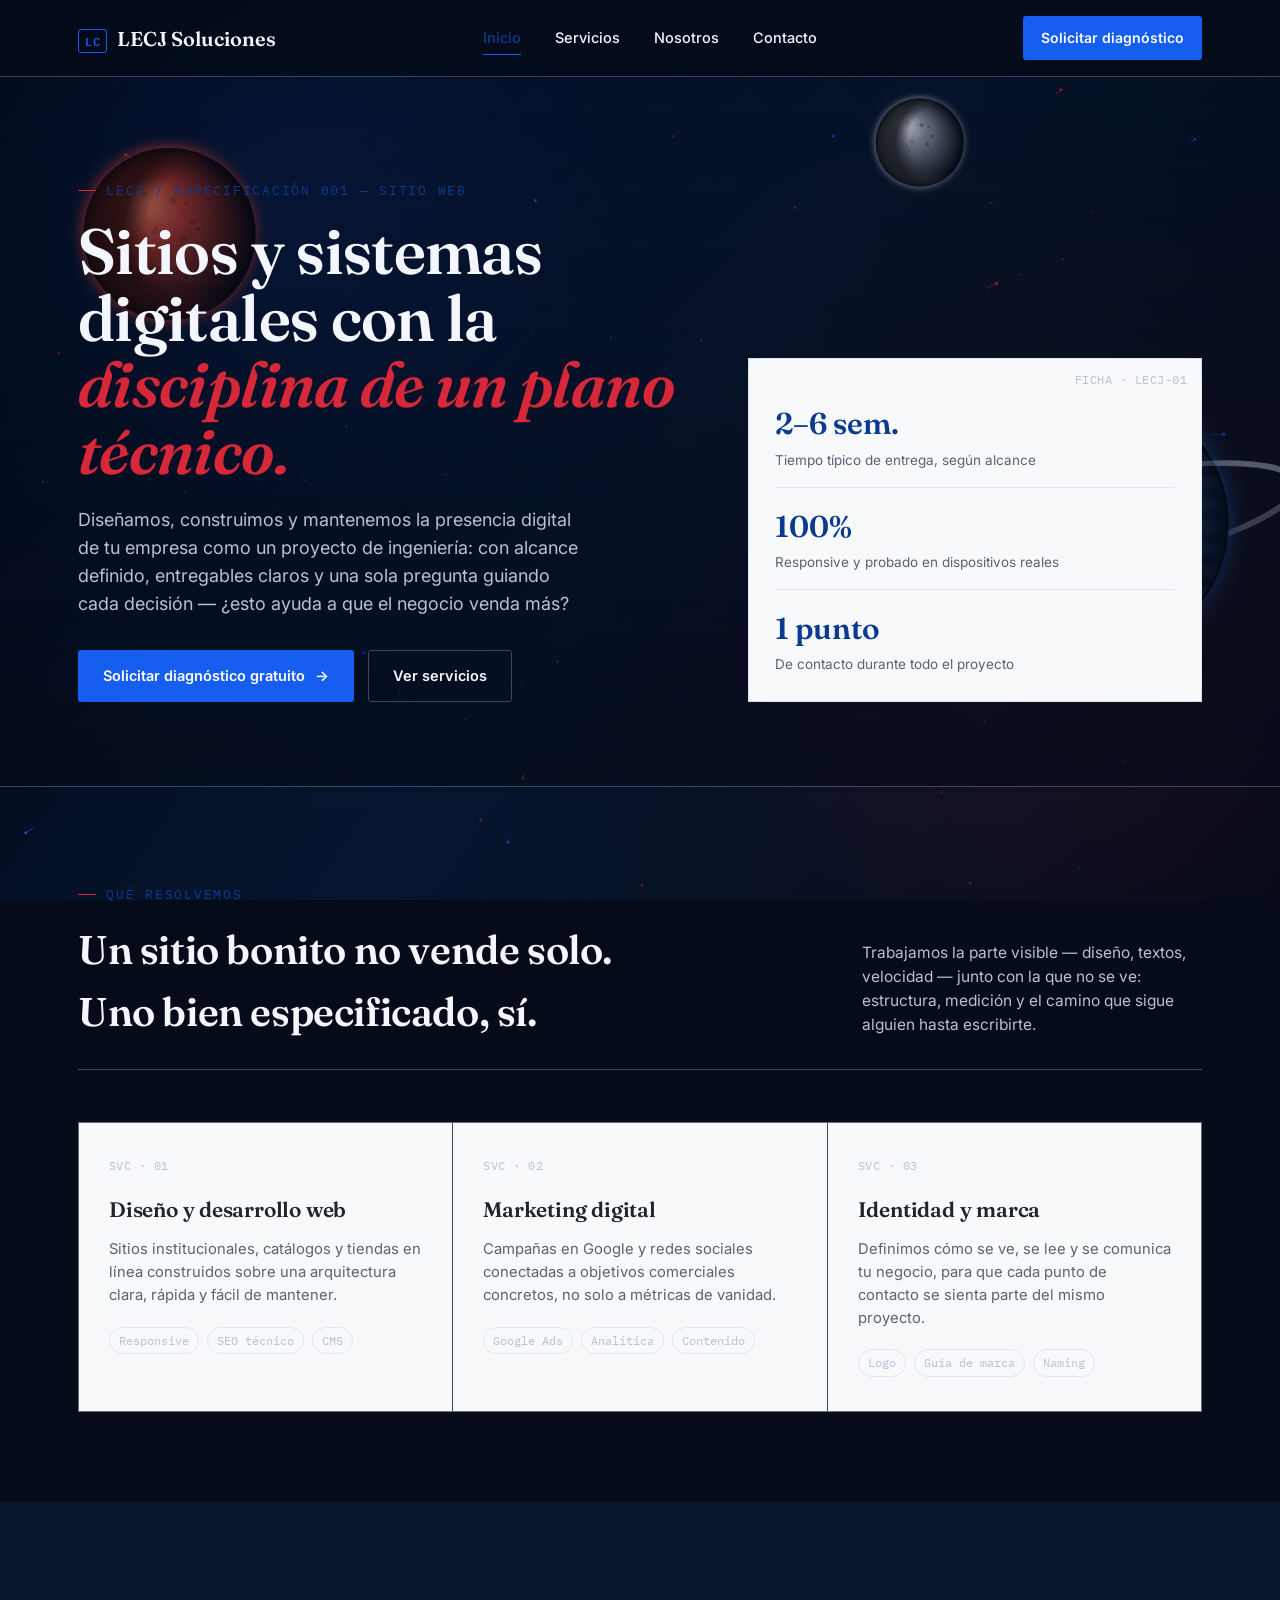
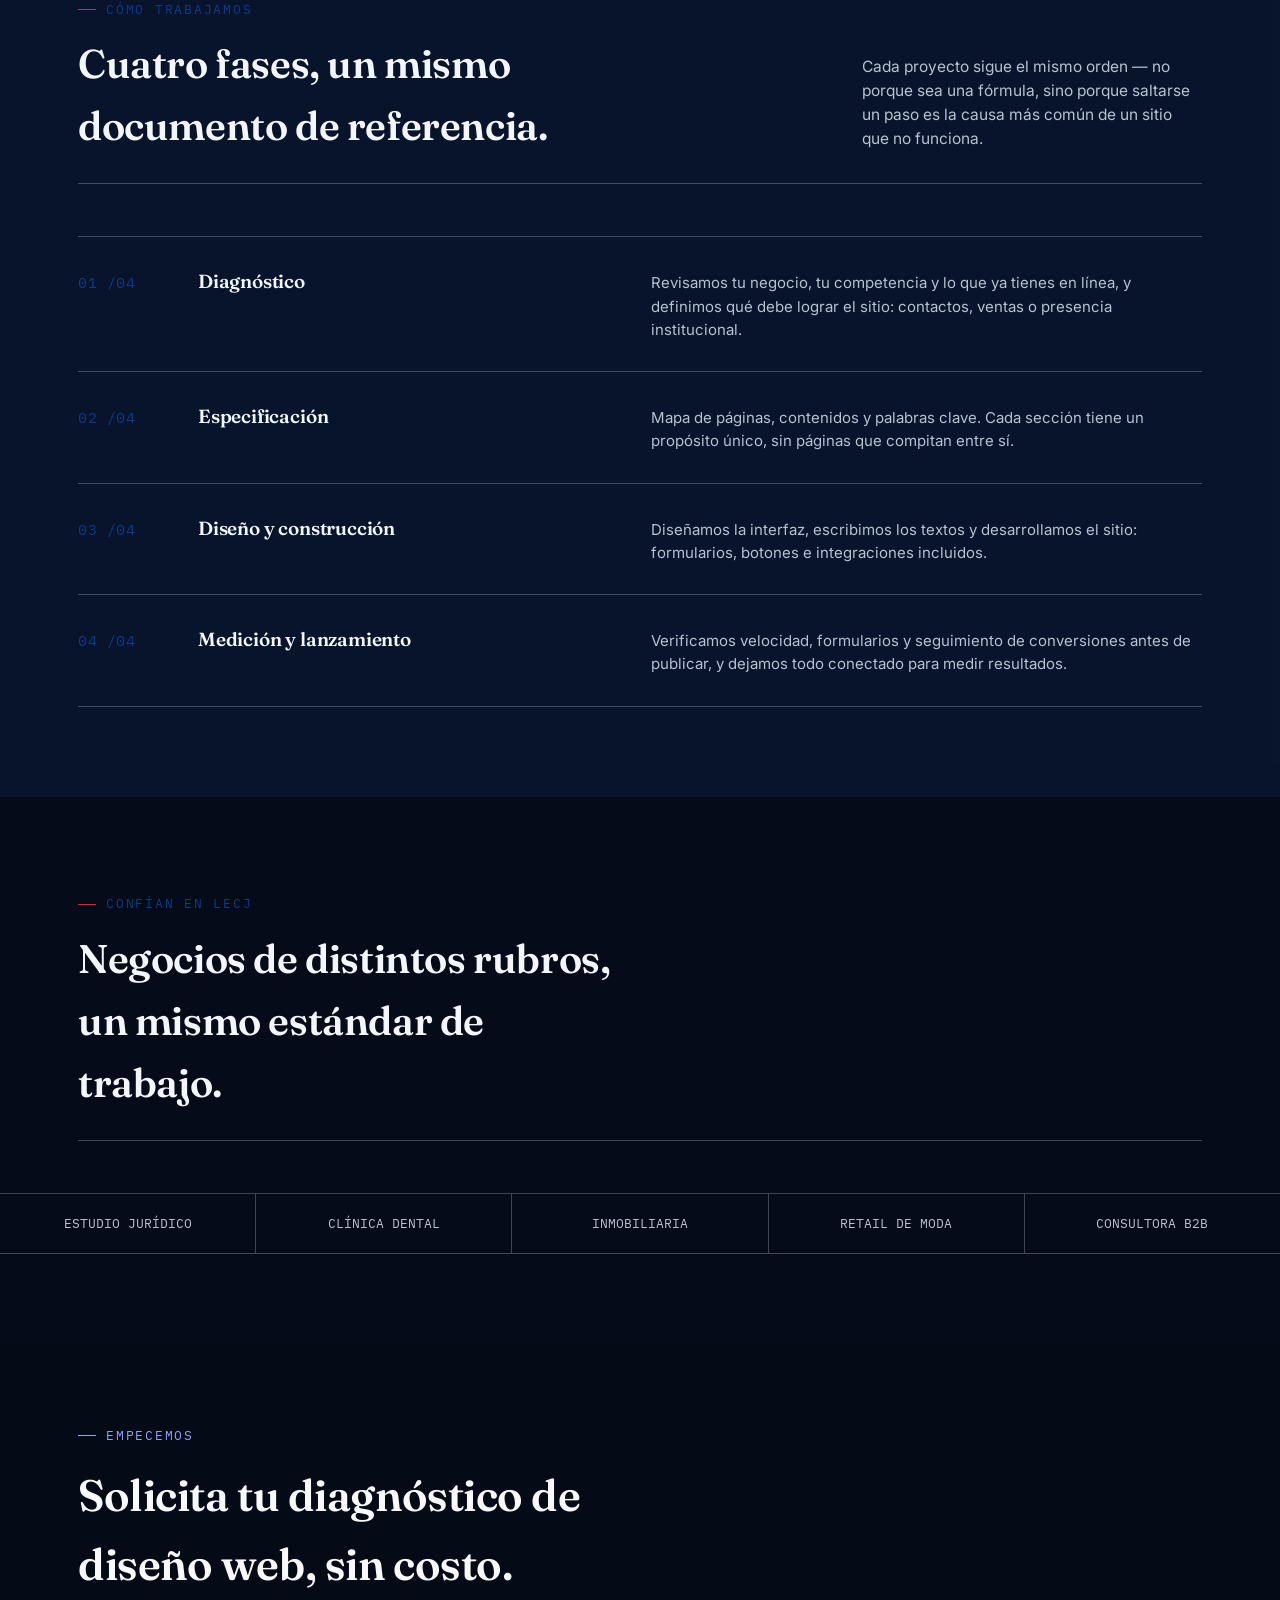
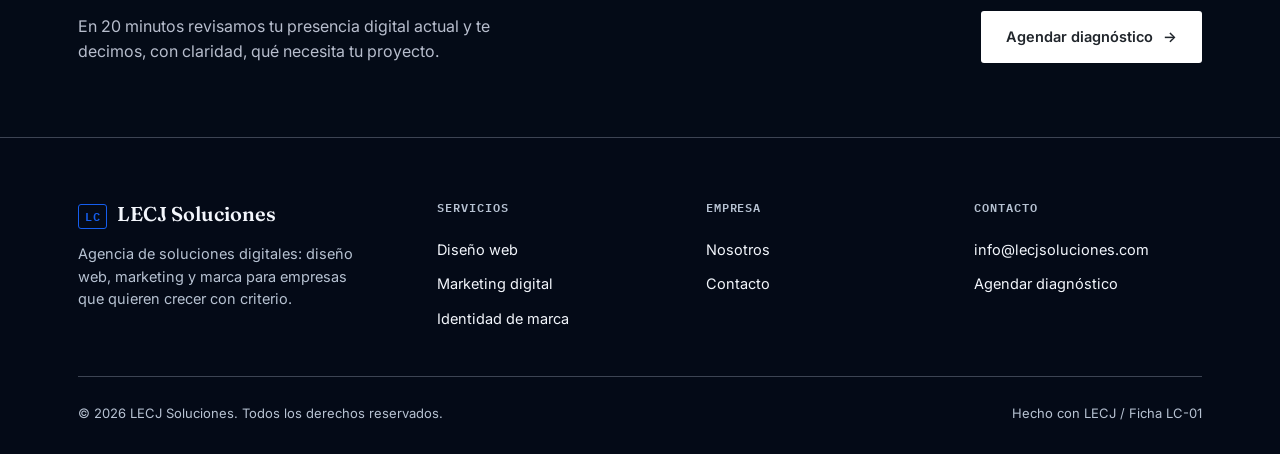
<file: index.html>
<!doctype html>
<html lang="es">
<head>
<meta charset="UTF-8">
<meta name="viewport" content="width=device-width, initial-scale=1.0">
<title>LECJ Soluciones — Agencia de Soluciones Digitales</title>
<meta name="description" content="LECJ Soluciones diseña, construye y mantiene sitios web y sistemas digitales con la disciplina de una hoja de especificaciones: cada proyecto, documentado, medido y a tiempo.">
<link rel="preconnect" href="https://fonts.googleapis.com">
<link rel="preconnect" href="https://fonts.gstatic.com" crossorigin>
<link href="https://fonts.googleapis.com/css2?family=Fraunces:ital,opsz,wght@0,9..144,500;0,9..144,600;1,9..144,500&family=Inter:wght@400;500;600;700&family=IBM+Plex+Mono:wght@400;500&display=swap" rel="stylesheet">
<link rel="stylesheet" href="styles.css">
</head>
<body>

<canvas id="particles-canvas"></canvas>
<div id="cursor-ring"></div>
<div id="cursor-dot"></div>

<header class="site-header">
  <div class="wrap nav">
    <a class="brand" href="index.html"><span class="mark">LC</span> LECJ Soluciones</a>
    <nav class="nav-links" aria-label="Principal">
      <a href="index.html" aria-current="page">Inicio</a>
      <a href="servicios.html">Servicios</a>
      <a href="nosotros.html">Nosotros</a>
      <a href="contacto.html">Contacto</a>
    </nav>
    <a class="nav-cta desktop-only" href="contacto.html">Solicitar diagnóstico</a>
    <button class="nav-toggle" aria-label="Abrir menú" aria-expanded="false">
      <svg viewBox="0 0 24 24" fill="none" stroke="currentColor" stroke-width="2"><line x1="3" y1="6" x2="21" y2="6"/><line x1="3" y1="12" x2="21" y2="12"/><line x1="3" y1="18" x2="21" y2="18"/></svg>
    </button>
  </div>
  <div class="mobile-panel">
    <a href="index.html">Inicio</a>
    <a href="servicios.html">Servicios</a>
    <a href="nosotros.html">Nosotros</a>
    <a href="contacto.html">Contacto</a>
    <a class="nav-cta" href="contacto.html">Solicitar diagnóstico</a>
  </div>
</header>

<section class="hero">
  <div class="wrap hero-grid">
    <div>
      <span class="eyebrow">LECJ / Especificación 001 — Sitio web</span>
      <h1>Sitios y sistemas digitales con la <em>disciplina de un plano técnico.</em></h1>
      <p class="hero-lead">Diseñamos, construimos y mantenemos la presencia digital de tu empresa como un proyecto de ingeniería: con alcance definido, entregables claros y una sola pregunta guiando cada decisión — ¿esto ayuda a que el negocio venda más?</p>
      <div class="hero-actions">
        <a class="btn btn-primary" href="contacto.html">Solicitar diagnóstico gratuito <span class="btn-arrow">→</span></a>
        <a class="btn btn-ghost" href="servicios.html">Ver servicios</a>
      </div>
    </div>
    <div class="hero-panel spec-frame">
      <span class="tick-tr"></span><span class="tick-bl"></span>
      <span class="ref">FICHA · LECJ-01</span>
      <div class="hero-stat"><div class="num">2–6 sem.</div><div class="label">Tiempo típico de entrega, según alcance</div></div>
      <div class="hero-stat"><div class="num">100%</div><div class="label">Responsive y probado en dispositivos reales</div></div>
      <div class="hero-stat"><div class="num">1 punto</div><div class="label">De contacto durante todo el proyecto</div></div>
    </div>
  </div>
</section>

<section class="section">
  <div class="wrap">
    <div class="section-head">
      <div>
        <span class="eyebrow">Qué resolvemos</span>
        <h2>Un sitio bonito no vende solo. Uno bien especificado, sí.</h2>
      </div>
      <p class="lead">Trabajamos la parte visible — diseño, textos, velocidad — junto con la que no se ve: estructura, medición y el camino que sigue alguien hasta escribirte.</p>
    </div>

    <div class="grid-3">
      <article class="card">
        <span class="ref">SVC · 01</span>
        <h3>Diseño y desarrollo web</h3>
        <p>Sitios institucionales, catálogos y tiendas en línea construidos sobre una arquitectura clara, rápida y fácil de mantener.</p>
        <div class="tags"><span class="tag">Responsive</span><span class="tag">SEO técnico</span><span class="tag">CMS</span></div>
      </article>
      <article class="card">
        <span class="ref">SVC · 02</span>
        <h3>Marketing digital</h3>
        <p>Campañas en Google y redes sociales conectadas a objetivos comerciales concretos, no solo a métricas de vanidad.</p>
        <div class="tags"><span class="tag">Google Ads</span><span class="tag">Analítica</span><span class="tag">Contenido</span></div>
      </article>
      <article class="card">
        <span class="ref">SVC · 03</span>
        <h3>Identidad y marca</h3>
        <p>Definimos cómo se ve, se lee y se comunica tu negocio, para que cada punto de contacto se sienta parte del mismo proyecto.</p>
        <div class="tags"><span class="tag">Logo</span><span class="tag">Guía de marca</span><span class="tag">Naming</span></div>
      </article>
    </div>
  </div>
</section>

<section class="section section-alt">
  <div class="wrap">
    <div class="section-head">
      <div>
        <span class="eyebrow">Cómo trabajamos</span>
        <h2>Cuatro fases, un mismo documento de referencia.</h2>
      </div>
      <p class="lead">Cada proyecto sigue el mismo orden — no porque sea una fórmula, sino porque saltarse un paso es la causa más común de un sitio que no funciona.</p>
    </div>

    <div class="process-list">
      <div class="process-item">
        <span class="ref">01 /04</span>
        <h3>Diagnóstico</h3>
        <p>Revisamos tu negocio, tu competencia y lo que ya tienes en línea, y definimos qué debe lograr el sitio: contactos, ventas o presencia institucional.</p>
      </div>
      <div class="process-item">
        <span class="ref">02 /04</span>
        <h3>Especificación</h3>
        <p>Mapa de páginas, contenidos y palabras clave. Cada sección tiene un propósito único, sin páginas que compitan entre sí.</p>
      </div>
      <div class="process-item">
        <span class="ref">03 /04</span>
        <h3>Diseño y construcción</h3>
        <p>Diseñamos la interfaz, escribimos los textos y desarrollamos el sitio: formularios, botones e integraciones incluidos.</p>
      </div>
      <div class="process-item">
        <span class="ref">04 /04</span>
        <h3>Medición y lanzamiento</h3>
        <p>Verificamos velocidad, formularios y seguimiento de conversiones antes de publicar, y dejamos todo conectado para medir resultados.</p>
      </div>
    </div>
  </div>
</section>

<section class="section">
  <div class="wrap">
    <div class="section-head">
      <div>
        <span class="eyebrow">Confían en LECJ</span>
        <h2>Negocios de distintos rubros, un mismo estándar de trabajo.</h2>
      </div>
    </div>
  </div>
  <div class="marquee-row">
    <div>ESTUDIO JURÍDICO</div>
    <div>CLÍNICA DENTAL</div>
    <div>INMOBILIARIA</div>
    <div>RETAIL DE MODA</div>
    <div>CONSULTORA B2B</div>
  </div>
</section>

<section class="cta-band">
  <div class="wrap cta-band-inner">
    <div>
      <span class="eyebrow">Empecemos</span>
      <h2>Solicita tu diagnóstico de diseño web, sin costo.</h2>
      <p>En 20 minutos revisamos tu presencia digital actual y te decimos, con claridad, qué necesita tu proyecto.</p>
    </div>
    <a class="btn btn-primary" href="contacto.html">Agendar diagnóstico <span class="btn-arrow">→</span></a>
  </div>
</section>

<footer class="site-footer">
  <div class="wrap">
    <div class="footer-grid">
      <div class="footer-brand">
        <a class="brand" href="index.html"><span class="mark">LC</span> LECJ Soluciones</a>
        <p>Agencia de soluciones digitales: diseño web, marketing y marca para empresas que quieren crecer con criterio.</p>
      </div>
      <div>
        <h4>Servicios</h4>
        <ul>
          <li><a href="servicios.html">Diseño web</a></li>
          <li><a href="servicios.html">Marketing digital</a></li>
          <li><a href="servicios.html">Identidad de marca</a></li>
        </ul>
      </div>
      <div>
        <h4>Empresa</h4>
        <ul>
          <li><a href="nosotros.html">Nosotros</a></li>
          <li><a href="contacto.html">Contacto</a></li>
        </ul>
      </div>
      <div>
        <h4>Contacto</h4>
        <ul>
          <li><a href="contacto.html">info@lecjsoluciones.com</a></li>
          <li><a href="contacto.html">Agendar diagnóstico</a></li>
        </ul>
      </div>
    </div>
    <div class="footer-bottom">
      <span>© 2026 LECJ Soluciones. Todos los derechos reservados.</span>
      <span>Hecho con LECJ / Ficha LC-01</span>
    </div>
  </div>
</footer>

<script src="script.js"></script>
</body>
</html>
</file>
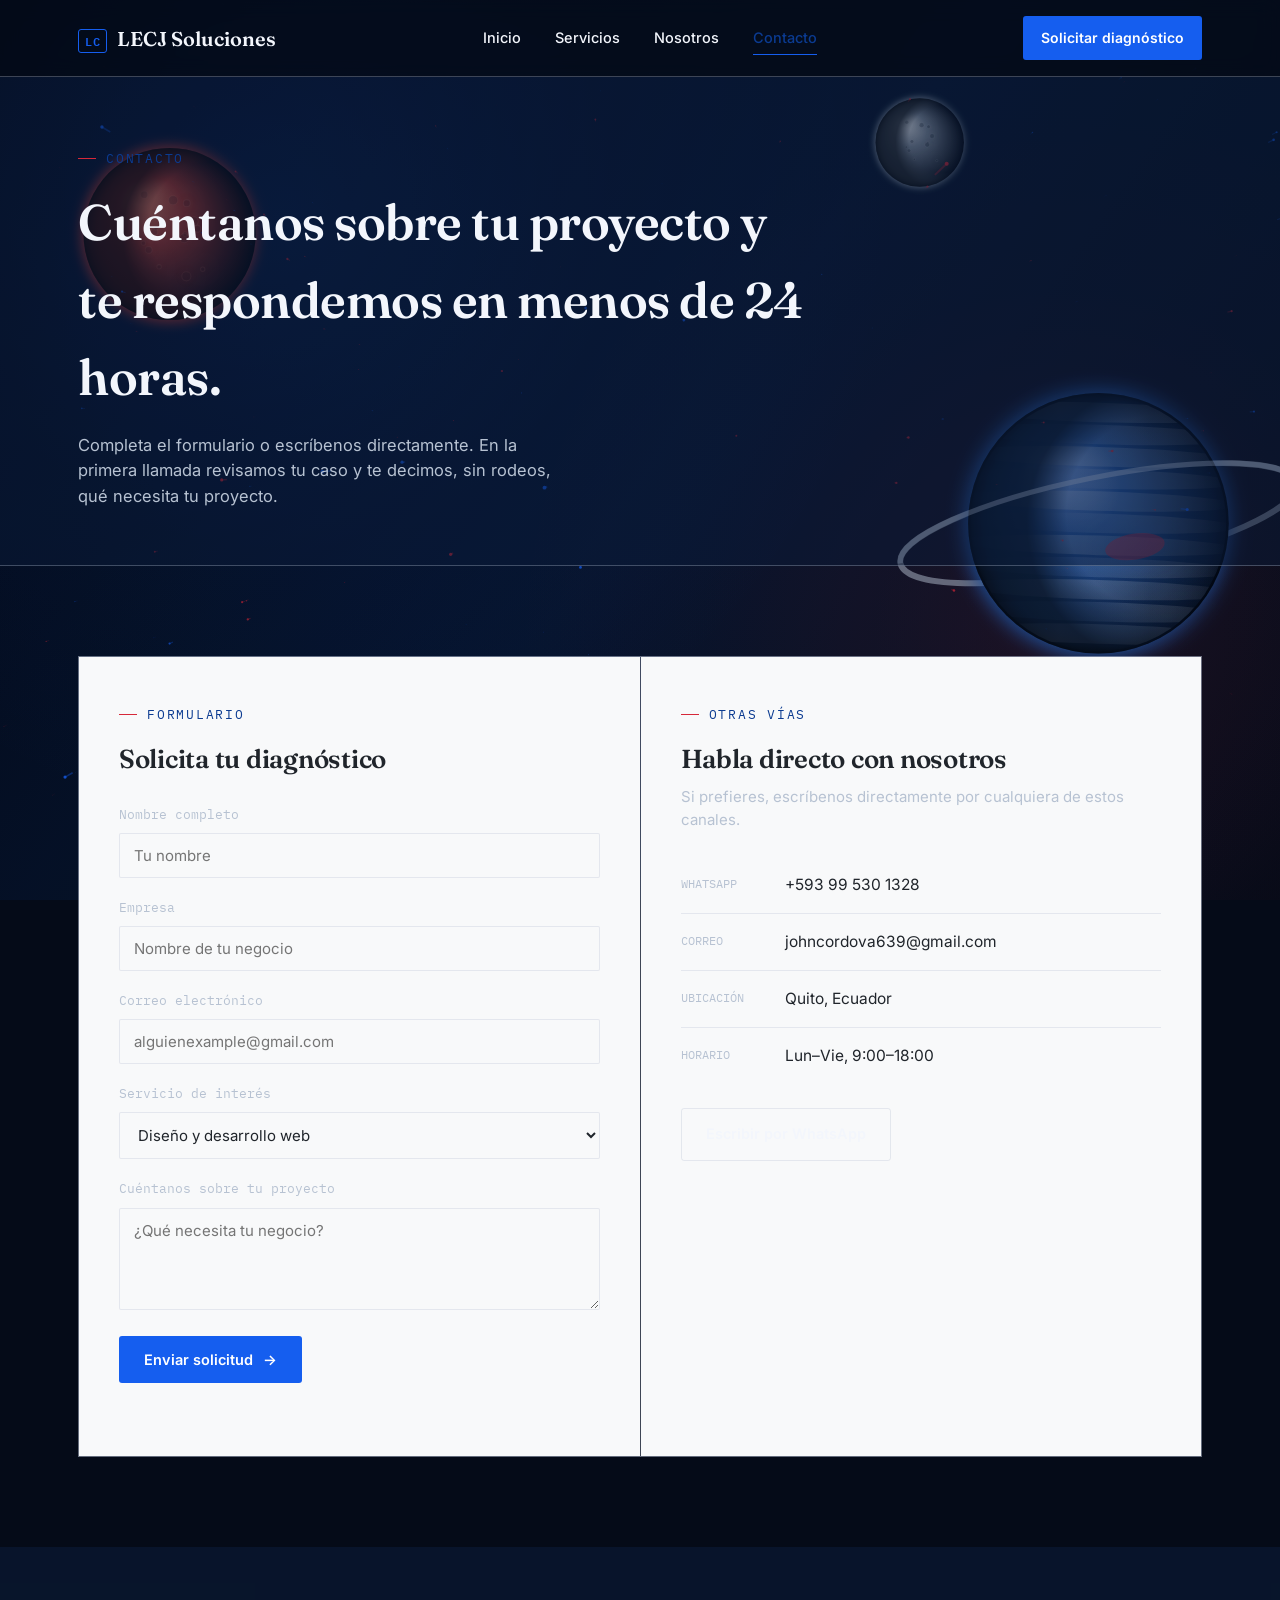
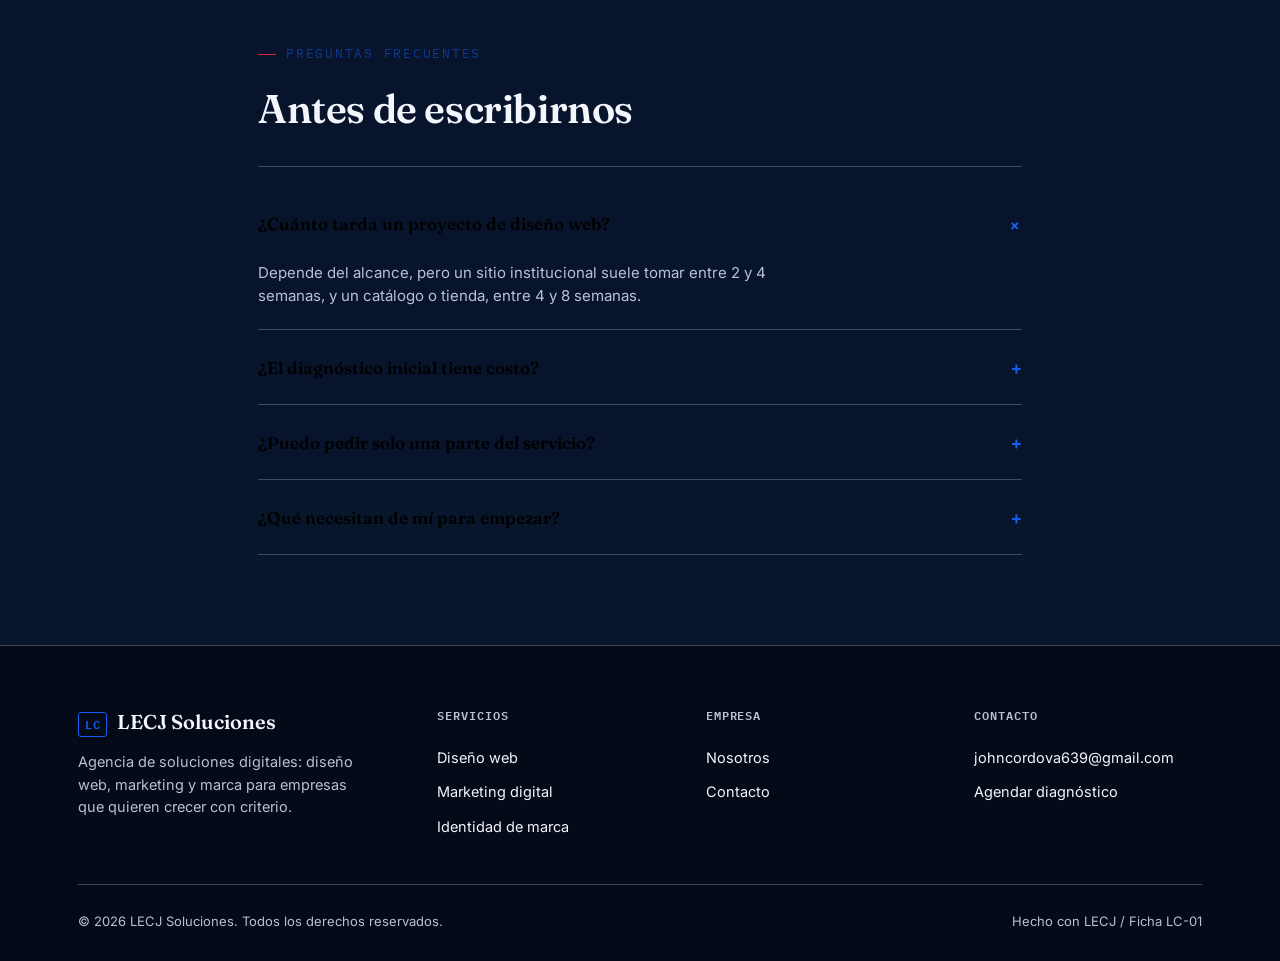
<file: contacto.html>
<!doctype html>
<html lang="es">
<head>
<meta charset="UTF-8">
<meta name="viewport" content="width=device-width, initial-scale=1.0">
<title>Contacto — LECJ Soluciones</title>
<meta name="description" content="Solicita tu diagnóstico gratuito de diseño web con LECJ Soluciones. Escríbenos por formulario, WhatsApp o correo.">
<link rel="preconnect" href="https://fonts.googleapis.com">
<link rel="preconnect" href="https://fonts.gstatic.com" crossorigin>
<link href="https://fonts.googleapis.com/css2?family=Fraunces:ital,opsz,wght@0,9..144,500;0,9..144,600;1,9..144,500&family=Inter:wght@400;500;600;700&family=IBM+Plex+Mono:wght@400;500&display=swap" rel="stylesheet">
<link rel="stylesheet" href="styles.css">
</head>
<body>

<canvas id="particles-canvas"></canvas>
<div id="cursor-ring"></div>
<div id="cursor-dot"></div>

<header class="site-header">
  <div class="wrap nav">
    <a class="brand" href="index.html"><span class="mark">LC</span> LECJ Soluciones</a>
    <nav class="nav-links" aria-label="Principal">
      <a href="index.html">Inicio</a>
      <a href="servicios.html">Servicios</a>
      <a href="nosotros.html">Nosotros</a>
      <a href="contacto.html" aria-current="page">Contacto</a>
    </nav>
    <a class="nav-cta desktop-only" href="#form">Solicitar diagnóstico</a>
    <button class="nav-toggle" aria-label="Abrir menú" aria-expanded="false">
      <svg viewBox="0 0 24 24" fill="none" stroke="currentColor" stroke-width="2"><line x1="3" y1="6" x2="21" y2="6"/><line x1="3" y1="12" x2="21" y2="12"/><line x1="3" y1="18" x2="21" y2="18"/></svg>
    </button>
  </div>
  <div class="mobile-panel">
    <a href="index.html">Inicio</a>
    <a href="servicios.html">Servicios</a>
    <a href="nosotros.html">Nosotros</a>
    <a href="contacto.html">Contacto</a>
    <a class="nav-cta" href="#form">Solicitar diagnóstico</a>
  </div>
</header>

<section class="page-hero">
  <div class="wrap">
    <span class="eyebrow">Contacto</span>
    <h1>Cuéntanos sobre tu proyecto y te respondemos en menos de 24 horas.</h1>
    <p>Completa el formulario o escríbenos directamente. En la primera llamada revisamos tu caso y te decimos, sin rodeos, qué necesita tu proyecto.</p>
  </div>
</section>

<section class="section" id="form">
  <div class="wrap">
    <div class="contact-grid">
      <div class="contact-panel">
        <span class="eyebrow">Formulario</span>
        <h2 style="font-size:26px; margin-top:14px; margin-bottom:26px;">Solicita tu diagnóstico</h2>
        <form id="diagnosis-form">
          <div class="field">
            <label for="nombre">Nombre completo</label>
            <input id="nombre" name="nombre" type="text" placeholder="Tu nombre" required>
          </div>
          <div class="field">
            <label for="empresa">Empresa</label>
            <input id="empresa" name="empresa" type="text" placeholder="Nombre de tu negocio">
          </div>
          <div class="field">
            <label for="correo">Correo electrónico</label>
            <input id="correo" name="correo" type="email" placeholder="alguienexample@gmail.com" required>
          </div>
          <div class="field">
            <label for="servicio">Servicio de interés</label>
            <select id="servicio" name="servicio">
              <option>Diseño y desarrollo web</option>
              <option>Marketing digital</option>
              <option>Identidad y marca</option>
              <option>Aún no lo sé</option>
            </select>
          </div>
          <div class="field">
            <label for="mensaje">Cuéntanos sobre tu proyecto</label>
            <textarea id="mensaje" name="mensaje" rows="4" placeholder="¿Qué necesita tu negocio?"></textarea>
          </div>
          <button class="btn btn-primary" type="submit">Enviar solicitud <span class="btn-arrow">→</span></button>
          <p class="form-status" role="status" aria-live="polite"></p>
        </form>
      </div>
      <div class="contact-panel">
        <span class="eyebrow">Otras vías</span>
        <h2 style="font-size:26px; margin-top:14px; margin-bottom:6px;">Habla directo con nosotros</h2>
        <p style="color:var(--muted); font-size:15px;">Si prefieres, escríbenos directamente por cualquiera de estos canales.</p>
        <ul class="contact-info-list">
          <li><span class="k">WHATSAPP</span><span class="v">+593 99 530 1328</span></li>
          <li><span class="k">CORREO</span><span class="v">johncordova639@gmail.com</span></li>
          <li><span class="k">UBICACIÓN</span><span class="v">Quito, Ecuador</span></li>
          <li><span class="k">HORARIO</span><span class="v">Lun–Vie, 9:00–18:00</span></li>
        </ul>
        <a class="btn btn-ghost" style="margin-top:24px;" href="https://api.whatsapp.com/send?phone=593995301328&text=Hola%20LECJ%20Soluciones%2C%20quiero%20informaci%C3%B3n%20sobre%20sus%20servicios">Escribir por WhatsApp</a>
      </div>
    </div>
  </div>
</section>

<section class="section section-alt">
  <div class="wrap" style="max-width:820px;">
    <div class="section-head" style="margin-bottom:20px;">
      <div>
        <span class="eyebrow">Preguntas frecuentes</span>
        <h2>Antes de escribirnos</h2>
      </div>
    </div>
    <div class="faq-list">
      <div class="faq-item open">
        <button class="faq-q">¿Cuánto tarda un proyecto de diseño web? <span class="faq-plus">+</span></button>
        <div class="faq-a"><div class="faq-a-inner">Depende del alcance, pero un sitio institucional suele tomar entre 2 y 4 semanas, y un catálogo o tienda, entre 4 y 8 semanas.</div></div>
      </div>
      <div class="faq-item">
        <button class="faq-q">¿El diagnóstico inicial tiene costo? <span class="faq-plus">+</span></button>
        <div class="faq-a"><div class="faq-a-inner">No. La primera conversación es gratuita y sin compromiso; ahí definimos si somos la agencia correcta para tu proyecto.</div></div>
      </div>
      <div class="faq-item">
        <button class="faq-q">¿Puedo pedir solo una parte del servicio? <span class="faq-plus">+</span></button>
        <div class="faq-a"><div class="faq-a-inner">Sí. Diseño web, marketing e identidad de marca pueden contratarse por separado o en conjunto, según lo que necesites hoy.</div></div>
      </div>
      <div class="faq-item">
        <button class="faq-q">¿Qué necesitan de mí para empezar? <span class="faq-plus">+</span></button>
        <div class="faq-a"><div class="faq-a-inner">Información sobre tu negocio, tus servicios y, si ya tienes, contenido o imágenes de referencia. Si no tienes nada de esto, te ayudamos a construirlo.</div></div>
      </div>
    </div>
  </div>
</section>

<footer class="site-footer">
  <div class="wrap">
    <div class="footer-grid">
      <div class="footer-brand">
        <a class="brand" href="index.html"><span class="mark">LC</span> LECJ Soluciones</a>
        <p>Agencia de soluciones digitales: diseño web, marketing y marca para empresas que quieren crecer con criterio.</p>
      </div>
      <div>
        <h4>Servicios</h4>
        <ul>
          <li><a href="servicios.html">Diseño web</a></li>
          <li><a href="servicios.html">Marketing digital</a></li>
          <li><a href="servicios.html">Identidad de marca</a></li>
        </ul>
      </div>
      <div>
        <h4>Empresa</h4>
        <ul>
          <li><a href="nosotros.html">Nosotros</a></li>
          <li><a href="contacto.html">Contacto</a></li>
        </ul>
      </div>
      <div>
        <h4>Contacto</h4>
        <ul>
          <li><a href="contacto.html">johncordova639@gmail.com</a></li>
          <li><a href="contacto.html">Agendar diagnóstico</a></li>
        </ul>
      </div>
    </div>
    <div class="footer-bottom">
      <span>© 2026 LECJ Soluciones. Todos los derechos reservados.</span>
      <span>Hecho con LECJ / Ficha LC-01</span>
    </div>
  </div>
</footer>

<script src="script.js"></script>
</body>
</html>
</file>
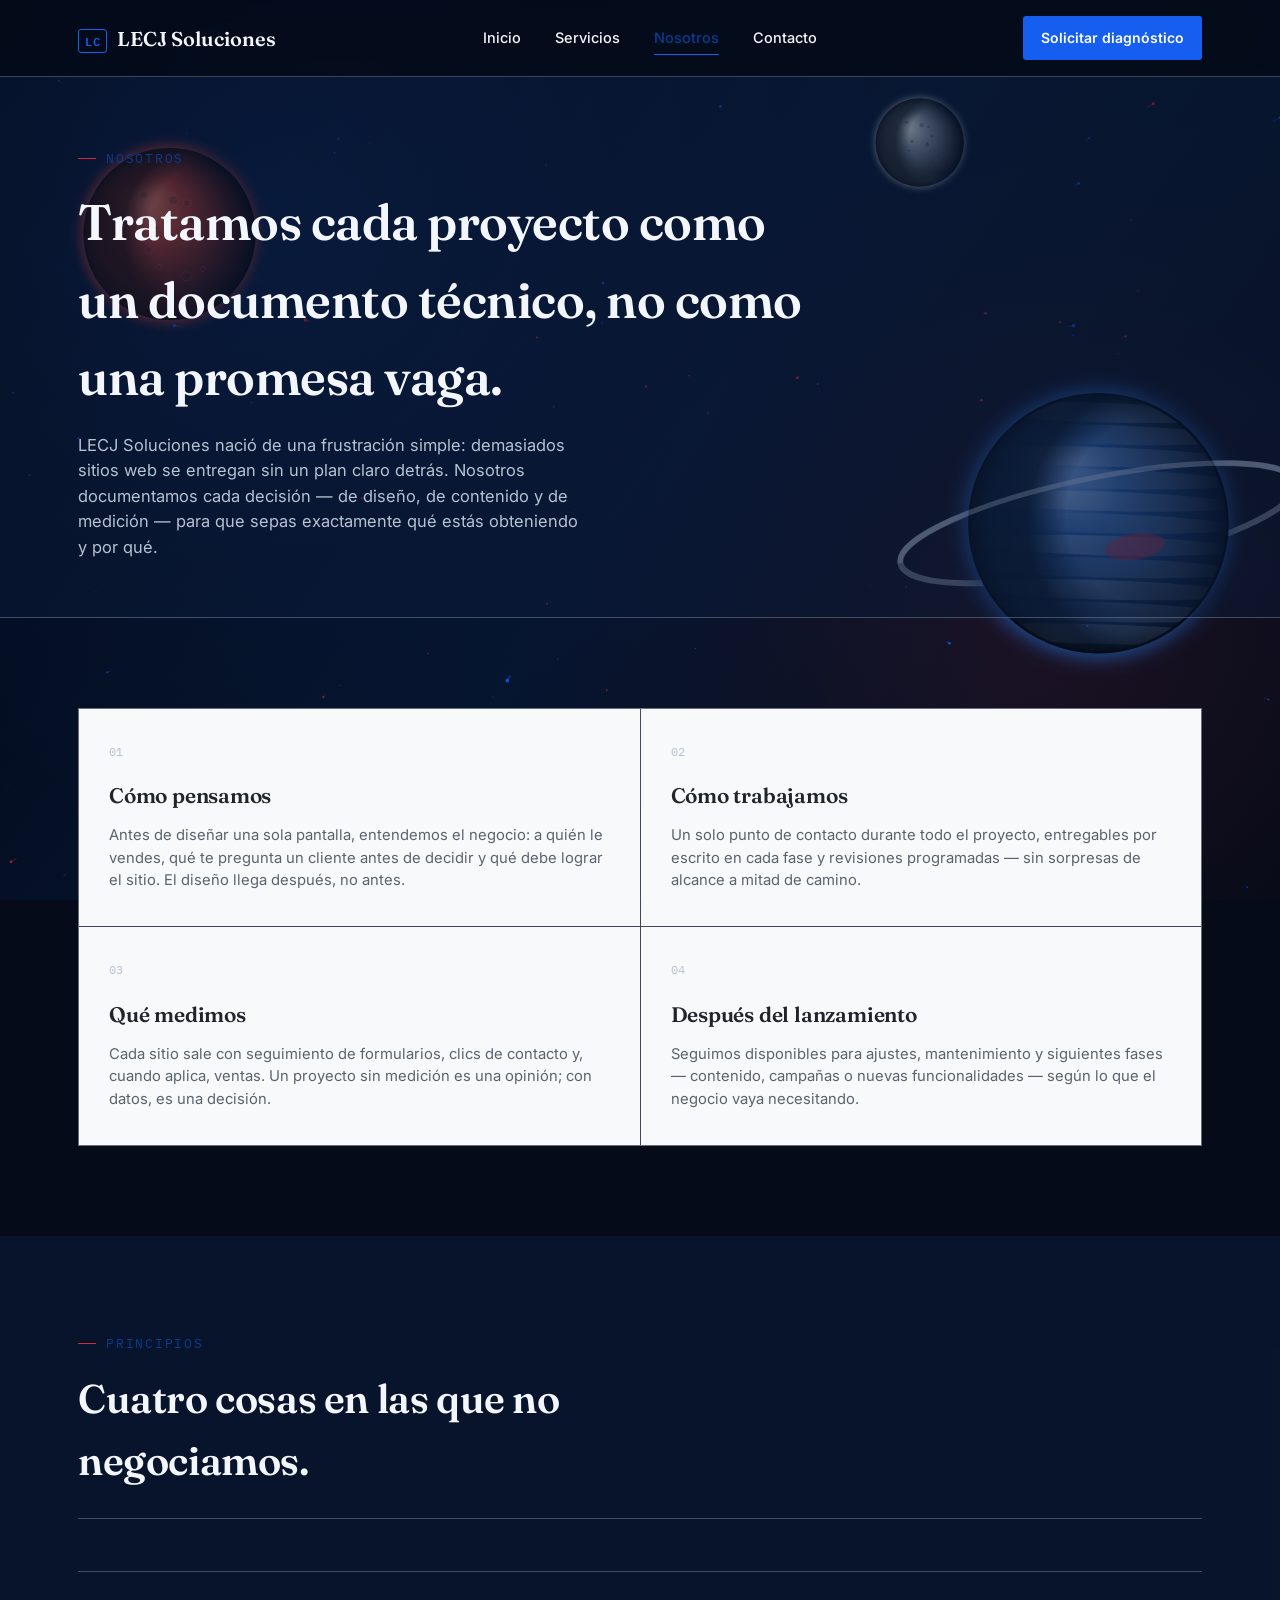
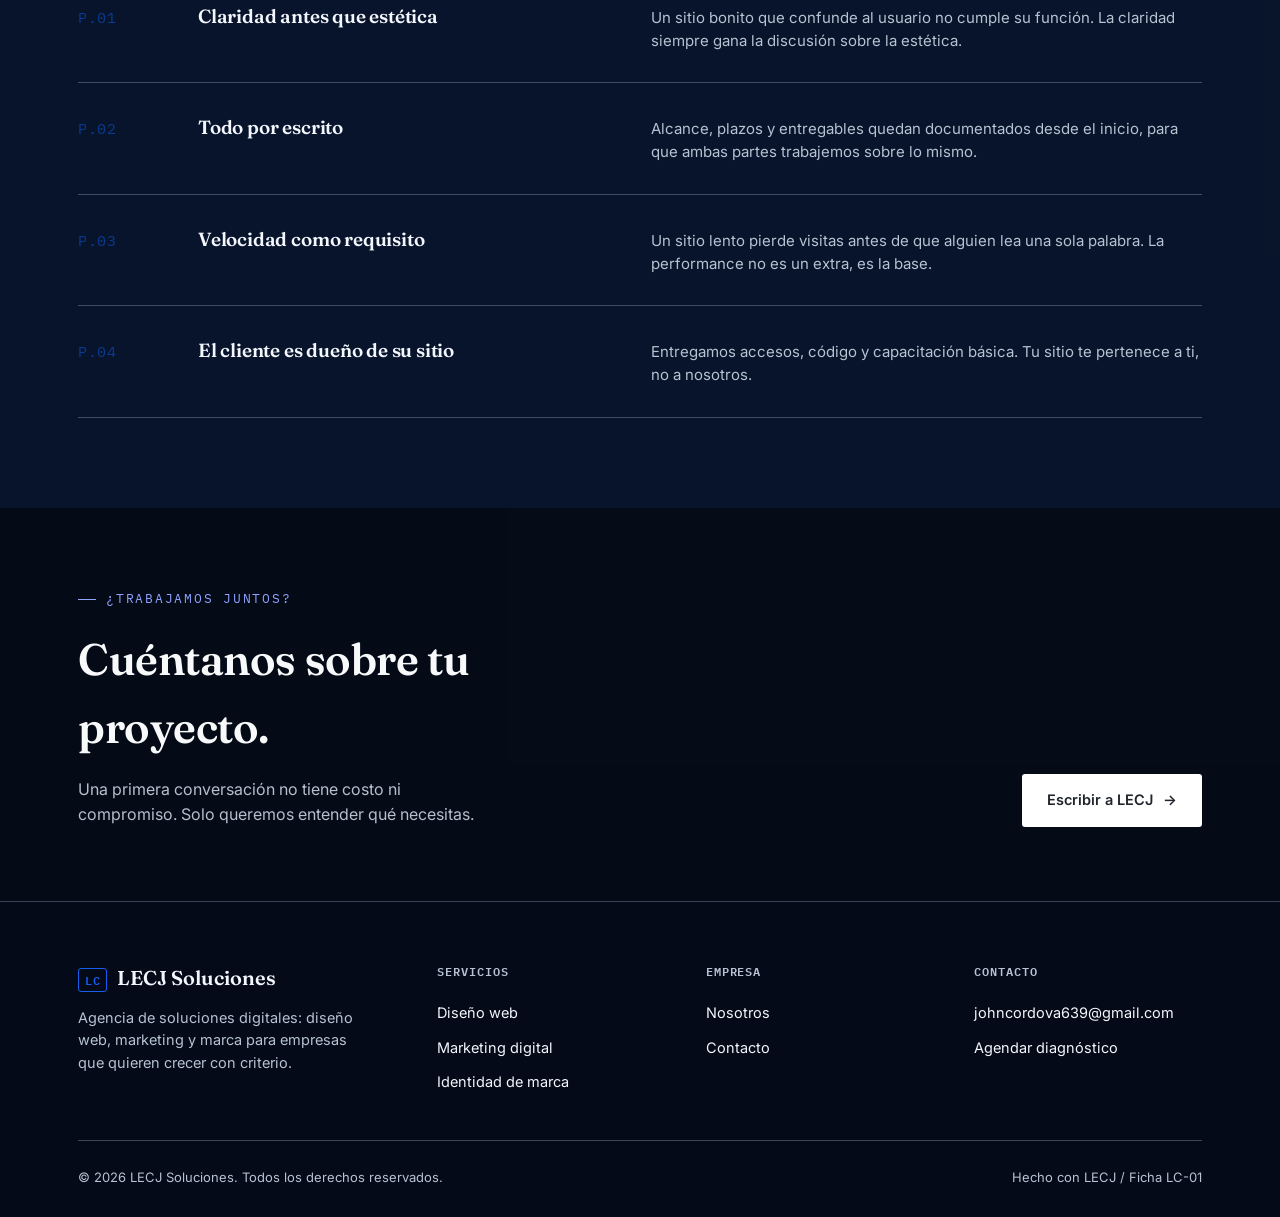
<file: nosotros.html>
<!doctype html>
<html lang="es">
<head>
<meta charset="UTF-8">
<meta name="viewport" content="width=device-width, initial-scale=1.0">
<title>Nosotros — LECJ Soluciones</title>
<meta name="description" content="Conoce a LECJ Soluciones: cómo trabajamos, en qué creemos y por qué tratamos cada proyecto digital como un documento técnico.">
<link rel="preconnect" href="https://fonts.googleapis.com">
<link rel="preconnect" href="https://fonts.gstatic.com" crossorigin>
<link href="https://fonts.googleapis.com/css2?family=Fraunces:ital,opsz,wght@0,9..144,500;0,9..144,600;1,9..144,500&family=Inter:wght@400;500;600;700&family=IBM+Plex+Mono:wght@400;500&display=swap" rel="stylesheet">
<link rel="stylesheet" href="styles.css">
</head>
<body>

<canvas id="particles-canvas"></canvas>
<div id="cursor-ring"></div>
<div id="cursor-dot"></div>

<header class="site-header">
  <div class="wrap nav">
    <a class="brand" href="index.html"><span class="mark">LC</span> LECJ Soluciones</a>
    <nav class="nav-links" aria-label="Principal">
      <a href="index.html">Inicio</a>
      <a href="servicios.html">Servicios</a>
      <a href="nosotros.html" aria-current="page">Nosotros</a>
      <a href="contacto.html">Contacto</a>
    </nav>
    <a class="nav-cta desktop-only" href="contacto.html">Solicitar diagnóstico</a>
    <button class="nav-toggle" aria-label="Abrir menú" aria-expanded="false">
      <svg viewBox="0 0 24 24" fill="none" stroke="currentColor" stroke-width="2"><line x1="3" y1="6" x2="21" y2="6"/><line x1="3" y1="12" x2="21" y2="12"/><line x1="3" y1="18" x2="21" y2="18"/></svg>
    </button>
  </div>
  <div class="mobile-panel">
    <a href="index.html">Inicio</a>
    <a href="servicios.html">Servicios</a>
    <a href="nosotros.html">Nosotros</a>
    <a href="contacto.html">Contacto</a>
    <a class="nav-cta" href="contacto.html">Solicitar diagnóstico</a>
  </div>
</header>

<section class="page-hero">
  <div class="wrap">
    <span class="eyebrow">Nosotros</span>
    <h1>Tratamos cada proyecto como un documento técnico, no como una promesa vaga.</h1>
    <p>LECJ Soluciones nació de una frustración simple: demasiados sitios web se entregan sin un plan claro detrás. Nosotros documentamos cada decisión — de diseño, de contenido y de medición — para que sepas exactamente qué estás obteniendo y por qué.</p>
  </div>
</section>

<section class="section">
  <div class="wrap">
    <div class="grid-2">
      <div class="card">
        <span class="ref">01</span>
        <h3>Cómo pensamos</h3>
        <p>Antes de diseñar una sola pantalla, entendemos el negocio: a quién le vendes, qué te pregunta un cliente antes de decidir y qué debe lograr el sitio. El diseño llega después, no antes.</p>
      </div>
      <div class="card">
        <span class="ref">02</span>
        <h3>Cómo trabajamos</h3>
        <p>Un solo punto de contacto durante todo el proyecto, entregables por escrito en cada fase y revisiones programadas — sin sorpresas de alcance a mitad de camino.</p>
      </div>
      <div class="card">
        <span class="ref">03</span>
        <h3>Qué medimos</h3>
        <p>Cada sitio sale con seguimiento de formularios, clics de contacto y, cuando aplica, ventas. Un proyecto sin medición es una opinión; con datos, es una decisión.</p>
      </div>
      <div class="card">
        <span class="ref">04</span>
        <h3>Después del lanzamiento</h3>
        <p>Seguimos disponibles para ajustes, mantenimiento y siguientes fases — contenido, campañas o nuevas funcionalidades — según lo que el negocio vaya necesitando.</p>
      </div>
    </div>
  </div>
</section>

<section class="section section-alt">
  <div class="wrap">
    <div class="section-head">
      <div>
        <span class="eyebrow">Principios</span>
        <h2>Cuatro cosas en las que no negociamos.</h2>
      </div>
    </div>
    <div class="process-list">
      <div class="process-item">
        <span class="ref">P.01</span>
        <h3>Claridad antes que estética</h3>
        <p>Un sitio bonito que confunde al usuario no cumple su función. La claridad siempre gana la discusión sobre la estética.</p>
      </div>
      <div class="process-item">
        <span class="ref">P.02</span>
        <h3>Todo por escrito</h3>
        <p>Alcance, plazos y entregables quedan documentados desde el inicio, para que ambas partes trabajemos sobre lo mismo.</p>
      </div>
      <div class="process-item">
        <span class="ref">P.03</span>
        <h3>Velocidad como requisito</h3>
        <p>Un sitio lento pierde visitas antes de que alguien lea una sola palabra. La performance no es un extra, es la base.</p>
      </div>
      <div class="process-item">
        <span class="ref">P.04</span>
        <h3>El cliente es dueño de su sitio</h3>
        <p>Entregamos accesos, código y capacitación básica. Tu sitio te pertenece a ti, no a nosotros.</p>
      </div>
    </div>
  </div>
</section>

<section class="cta-band">
  <div class="wrap cta-band-inner">
    <div>
      <span class="eyebrow">¿Trabajamos juntos?</span>
      <h2>Cuéntanos sobre tu proyecto.</h2>
      <p>Una primera conversación no tiene costo ni compromiso. Solo queremos entender qué necesitas.</p>
    </div>
    <a class="btn btn-primary" href="contacto.html">Escribir a LECJ <span class="btn-arrow">→</span></a>
  </div>
</section>

<footer class="site-footer">
  <div class="wrap">
    <div class="footer-grid">
      <div class="footer-brand">
        <a class="brand" href="index.html"><span class="mark">LC</span> LECJ Soluciones</a>
        <p>Agencia de soluciones digitales: diseño web, marketing y marca para empresas que quieren crecer con criterio.</p>
      </div>
      <div>
        <h4>Servicios</h4>
        <ul>
          <li><a href="servicios.html">Diseño web</a></li>
          <li><a href="servicios.html">Marketing digital</a></li>
          <li><a href="servicios.html">Identidad de marca</a></li>
        </ul>
      </div>
      <div>
        <h4>Empresa</h4>
        <ul>
          <li><a href="nosotros.html">Nosotros</a></li>
          <li><a href="contacto.html">Contacto</a></li>
        </ul>
      </div>
      <div>
        <h4>Contacto</h4>
        <ul>
          <li><a href="contacto.html">johncordova639@gmail.com</a></li>
          <li><a href="contacto.html">Agendar diagnóstico</a></li>
        </ul>
      </div>
    </div>
    <div class="footer-bottom">
      <span>© 2026 LECJ Soluciones. Todos los derechos reservados.</span>
      <span>Hecho con LECJ / Ficha LC-01</span>
    </div>
  </div>
</footer>

<script src="script.js"></script>
</body>
</html>
</file>
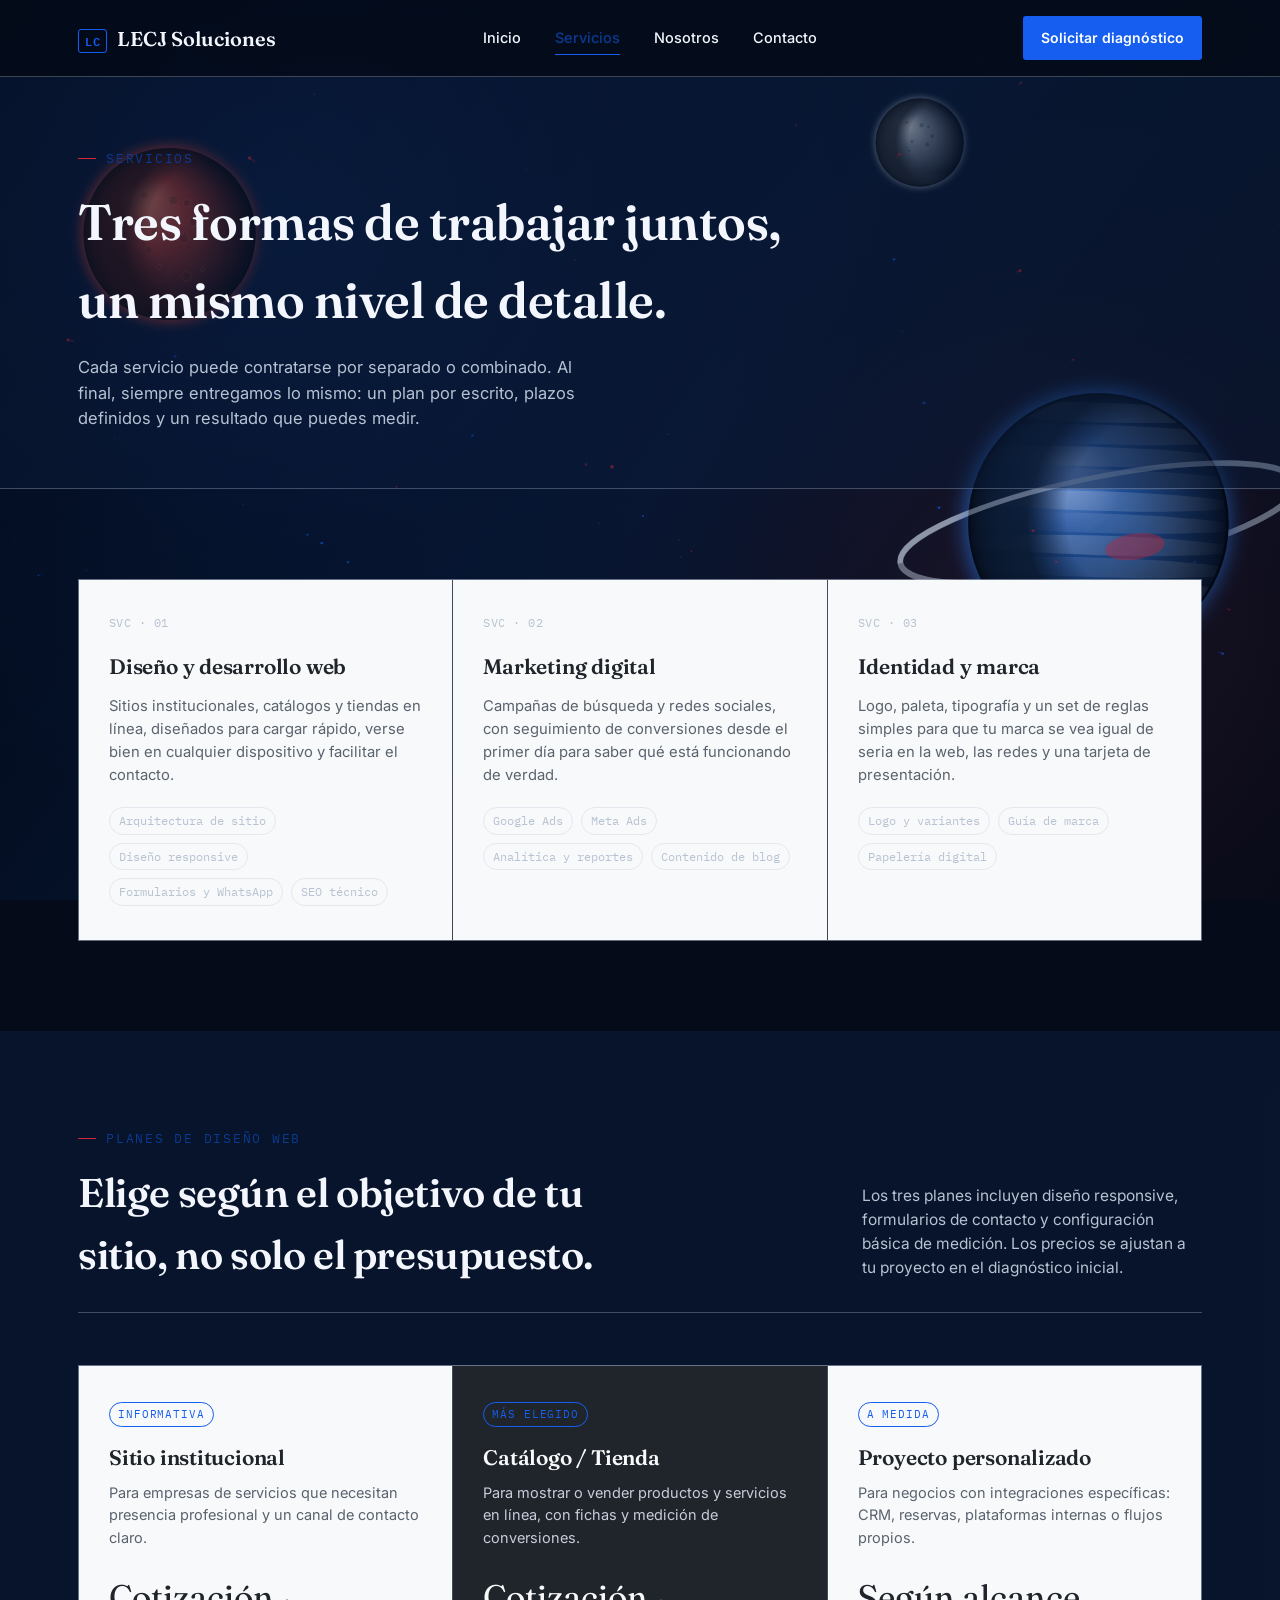
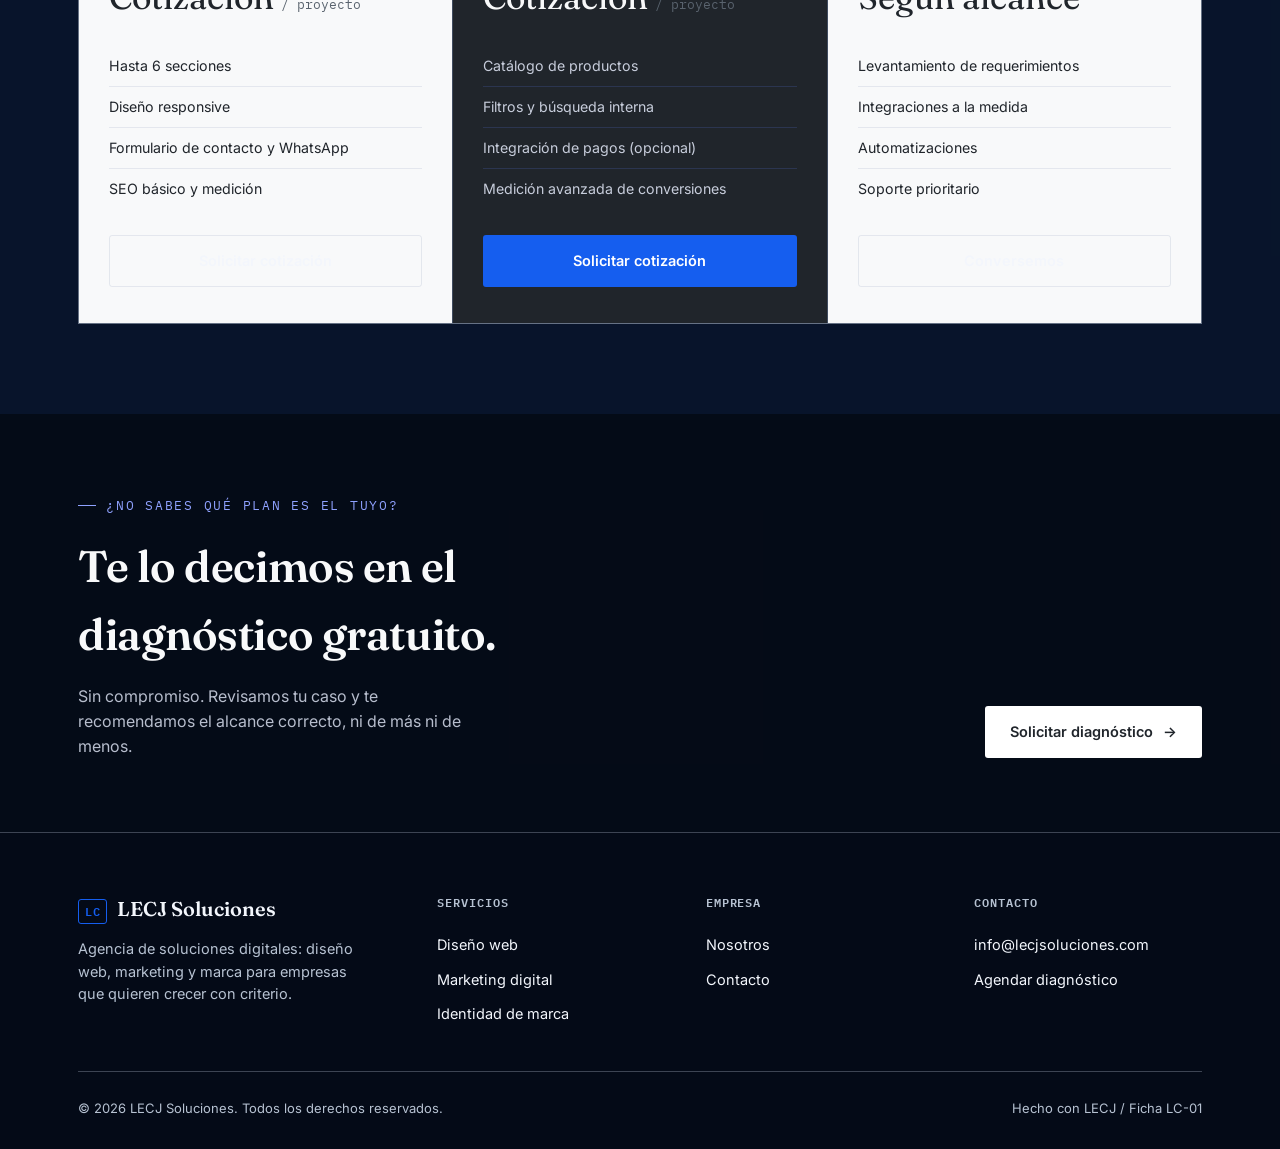
<file: servicios.html>
<!doctype html>
<html lang="es">
<head>
<meta charset="UTF-8">
<meta name="viewport" content="width=device-width, initial-scale=1.0">
<title>Servicios — LECJ Soluciones</title>
<meta name="description" content="Diseño web, marketing digital e identidad de marca. Planes claros, con alcance y entregables definidos desde el inicio.">
<link rel="preconnect" href="https://fonts.googleapis.com">
<link rel="preconnect" href="https://fonts.gstatic.com" crossorigin>
<link href="https://fonts.googleapis.com/css2?family=Fraunces:ital,opsz,wght@0,9..144,500;0,9..144,600;1,9..144,500&family=Inter:wght@400;500;600;700&family=IBM+Plex+Mono:wght@400;500&display=swap" rel="stylesheet">
<link rel="stylesheet" href="styles.css">
</head>
<body>

<canvas id="particles-canvas"></canvas>
<div id="cursor-ring"></div>
<div id="cursor-dot"></div>

<header class="site-header">
  <div class="wrap nav">
    <a class="brand" href="index.html"><span class="mark">LC</span> LECJ Soluciones</a>
    <nav class="nav-links" aria-label="Principal">
      <a href="index.html">Inicio</a>
      <a href="servicios.html" aria-current="page">Servicios</a>
      <a href="nosotros.html">Nosotros</a>
      <a href="contacto.html">Contacto</a>
    </nav>
    <a class="nav-cta desktop-only" href="contacto.html">Solicitar diagnóstico</a>
    <button class="nav-toggle" aria-label="Abrir menú" aria-expanded="false">
      <svg viewBox="0 0 24 24" fill="none" stroke="currentColor" stroke-width="2"><line x1="3" y1="6" x2="21" y2="6"/><line x1="3" y1="12" x2="21" y2="12"/><line x1="3" y1="18" x2="21" y2="18"/></svg>
    </button>
  </div>
  <div class="mobile-panel">
    <a href="index.html">Inicio</a>
    <a href="servicios.html">Servicios</a>
    <a href="nosotros.html">Nosotros</a>
    <a href="contacto.html">Contacto</a>
    <a class="nav-cta" href="contacto.html">Solicitar diagnóstico</a>
  </div>
</header>

<section class="page-hero">
  <div class="wrap">
    <span class="eyebrow">Servicios</span>
    <h1>Tres formas de trabajar juntos, un mismo nivel de detalle.</h1>
    <p>Cada servicio puede contratarse por separado o combinado. Al final, siempre entregamos lo mismo: un plan por escrito, plazos definidos y un resultado que puedes medir.</p>
  </div>
</section>

<section class="section">
  <div class="wrap">
    <div class="grid-3">
      <article class="card">
        <span class="ref">SVC · 01</span>
        <h3>Diseño y desarrollo web</h3>
        <p>Sitios institucionales, catálogos y tiendas en línea, diseñados para cargar rápido, verse bien en cualquier dispositivo y facilitar el contacto.</p>
        <div class="tags"><span class="tag">Arquitectura de sitio</span><span class="tag">Diseño responsive</span><span class="tag">Formularios y WhatsApp</span><span class="tag">SEO técnico</span></div>
      </article>
      <article class="card">
        <span class="ref">SVC · 02</span>
        <h3>Marketing digital</h3>
        <p>Campañas de búsqueda y redes sociales, con seguimiento de conversiones desde el primer día para saber qué está funcionando de verdad.</p>
        <div class="tags"><span class="tag">Google Ads</span><span class="tag">Meta Ads</span><span class="tag">Analítica y reportes</span><span class="tag">Contenido de blog</span></div>
      </article>
      <article class="card">
        <span class="ref">SVC · 03</span>
        <h3>Identidad y marca</h3>
        <p>Logo, paleta, tipografía y un set de reglas simples para que tu marca se vea igual de seria en la web, las redes y una tarjeta de presentación.</p>
        <div class="tags"><span class="tag">Logo y variantes</span><span class="tag">Guía de marca</span><span class="tag">Papelería digital</span></div>
      </article>
    </div>
  </div>
</section>

<section class="section section-alt">
  <div class="wrap">
    <div class="section-head">
      <div>
        <span class="eyebrow">Planes de diseño web</span>
        <h2>Elige según el objetivo de tu sitio, no solo el presupuesto.</h2>
      </div>
      <p class="lead">Los tres planes incluyen diseño responsive, formularios de contacto y configuración básica de medición. Los precios se ajustan a tu proyecto en el diagnóstico inicial.</p>
    </div>

    <div class="grid-3">
      <div class="plan">
        <span class="plan-badge">Informativa</span>
        <h3>Sitio institucional</h3>
        <p class="plan-desc">Para empresas de servicios que necesitan presencia profesional y un canal de contacto claro.</p>
        <div class="plan-price">Cotización <span>/ proyecto</span></div>
        <ul class="plan-feat">
          <li>Hasta 6 secciones</li>
          <li>Diseño responsive</li>
          <li>Formulario de contacto y WhatsApp</li>
          <li>SEO básico y medición</li>
        </ul>
        <a class="btn btn-ghost" href="contacto.html">Solicitar cotización</a>
      </div>
      <div class="plan is-featured">
        <span class="plan-badge">Más elegido</span>
        <h3>Catálogo / Tienda</h3>
        <p class="plan-desc">Para mostrar o vender productos y servicios en línea, con fichas y medición de conversiones.</p>
        <div class="plan-price">Cotización <span>/ proyecto</span></div>
        <ul class="plan-feat">
          <li>Catálogo de productos</li>
          <li>Filtros y búsqueda interna</li>
          <li>Integración de pagos (opcional)</li>
          <li>Medición avanzada de conversiones</li>
        </ul>
        <a class="btn btn-primary" href="contacto.html">Solicitar cotización</a>
      </div>
      <div class="plan">
        <span class="plan-badge">A medida</span>
        <h3>Proyecto personalizado</h3>
        <p class="plan-desc">Para negocios con integraciones específicas: CRM, reservas, plataformas internas o flujos propios.</p>
        <div class="plan-price">Según alcance</div>
        <ul class="plan-feat">
          <li>Levantamiento de requerimientos</li>
          <li>Integraciones a la medida</li>
          <li>Automatizaciones</li>
          <li>Soporte prioritario</li>
        </ul>
        <a class="btn btn-ghost" href="contacto.html">Conversemos</a>
      </div>
    </div>
  </div>
</section>

<section class="cta-band">
  <div class="wrap cta-band-inner">
    <div>
      <span class="eyebrow">¿No sabes qué plan es el tuyo?</span>
      <h2>Te lo decimos en el diagnóstico gratuito.</h2>
      <p>Sin compromiso. Revisamos tu caso y te recomendamos el alcance correcto, ni de más ni de menos.</p>
    </div>
    <a class="btn btn-primary" href="contacto.html">Solicitar diagnóstico <span class="btn-arrow">→</span></a>
  </div>
</section>

<footer class="site-footer">
  <div class="wrap">
    <div class="footer-grid">
      <div class="footer-brand">
        <a class="brand" href="index.html"><span class="mark">LC</span> LECJ Soluciones</a>
        <p>Agencia de soluciones digitales: diseño web, marketing y marca para empresas que quieren crecer con criterio.</p>
      </div>
      <div>
        <h4>Servicios</h4>
        <ul>
          <li><a href="servicios.html">Diseño web</a></li>
          <li><a href="servicios.html">Marketing digital</a></li>
          <li><a href="servicios.html">Identidad de marca</a></li>
        </ul>
      </div>
      <div>
        <h4>Empresa</h4>
        <ul>
          <li><a href="nosotros.html">Nosotros</a></li>
          <li><a href="contacto.html">Contacto</a></li>
        </ul>
      </div>
      <div>
        <h4>Contacto</h4>
        <ul>
          <li><a href="contacto.html">info@lecjsoluciones.com</a></li>
          <li><a href="contacto.html">Agendar diagnóstico</a></li>
        </ul>
      </div>
    </div>
    <div class="footer-bottom">
      <span>© 2026 LECJ Soluciones. Todos los derechos reservados.</span>
      <span>Hecho con LECJ / Ficha LC-01</span>
    </div>
  </div>
</footer>

<script src="script.js"></script>
</body>
</html>
</file>
<file: styles.css>
/* ============================================================
   LECJ SOLUCIONES — hoja de estilos compartida
   ============================================================ */

:root{
  --paper: #F8F9FA;
  --panel: rgba(12, 28, 58, 0.72);
  --panel-2: #D1D5DB;
  --ink: #20252B;
  --muted: #B7C2D2;
  --muted-dark: #59636E;
  --line: rgba(183, 194, 210, 0.32);
  --accent: #155EEF;
  --accent-ink: #0B3B91;
  --accent-soft: #DCE8FF;
  --red: #D62839;

  --font-display: "Fraunces", "Iowan Old Style", serif;
  --font-body: "Inter", -apple-system, BlinkMacSystemFont, "Segoe UI", sans-serif;
  --font-mono: "IBM Plex Mono", ui-monospace, SFMono-Regular, Menlo, monospace;

  --edge: 28px;
  --edge-lg: 64px;
}

*, *::before, *::after{ box-sizing: border-box; }
html{ scroll-behavior: smooth; }
body{
  margin: 0;
  background: #050B18;
  color: #F3F6FC;
  font-family: var(--font-body);
  font-size: 16px;
  line-height: 1.55;
  -webkit-font-smoothing: antialiased;
}
#particles-canvas{
  position: fixed;
  inset: 0;
  width: 100vw;
  height: 100vh;
  pointer-events: none;
  z-index: 0;
  opacity: 0.9;
}
body > *:not(#particles-canvas){ position: relative; z-index: 1; }
img{ max-width: 100%; display: block; }
a{ color: inherit; text-decoration: none; }
ul{ margin: 0; padding: 0; list-style: none; }
h1,h2,h3,h4{ margin: 0; font-family: var(--font-display); font-weight: 600; letter-spacing: -0.01em; }
p{ margin: 0; }
button{ font-family: inherit; }

@media (prefers-reduced-motion: reduce){
  *{ animation-duration: 0.001ms !important; animation-iteration-count: 1 !important; transition-duration: 0.001ms !important; scroll-behavior: auto !important; }
}

:focus-visible{
  outline: 2.5px solid var(--accent);
  outline-offset: 3px;
  border-radius: 2px;
}

.wrap{ max-width: 1180px; margin: 0 auto; padding-left: var(--edge); padding-right: var(--edge); }
@media (max-width: 640px){ .wrap{ --edge: 20px; } }

.eyebrow{
  font-family: var(--font-mono);
  font-size: 12.5px;
  letter-spacing: 0.14em;
  text-transform: uppercase;
  color: var(--accent-ink);
  display: inline-flex;
  align-items: center;
  gap: 10px;
  transition: opacity 0.3s ease;
}
.eyebrow::before{
  content: "";
  width: 18px;
  height: 1px;
  background: var(--red);
  display: inline-block;
}

.spec-frame{ position: relative; }
.spec-frame::before, .spec-frame::after,
.spec-frame .tick-tr, .spec-frame .tick-bl{
  content: "";
  position: absolute;
  width: 14px;
  height: 14px;
  pointer-events: none;
}
.spec-frame::before{ top: -1px; left: -1px; border-top: 1.5px solid var(--line); border-left: 1.5px solid var(--line); }
.spec-frame::after{ bottom: -1px; right: -1px; border-bottom: 1.5px solid var(--line); border-right: 1.5px solid var(--line); }
.spec-frame .tick-tr{ top: -1px; right: -1px; border-top: 1.5px solid var(--line); border-right: 1.5px solid var(--line); }
.spec-frame .tick-bl{ bottom: -1px; left: -1px; border-bottom: 1.5px solid var(--line); border-left: 1.5px solid var(--line); }

.ref{
  font-family: var(--font-mono);
  font-size: 12px;
  color: var(--muted);
  letter-spacing: 0.04em;
}

.site-header{
  position: sticky;
  top: 0;
  z-index: 40;
  background: rgba(5,11,24,0.78);
  backdrop-filter: blur(10px);
  border-bottom: 1px solid var(--line);
}
.nav{
  display: flex;
  align-items: center;
  justify-content: space-between;
  height: 76px;
}
.brand{
  display: flex;
  align-items: baseline;
  gap: 10px;
  font-family: var(--font-display);
  font-weight: 600;
  font-size: 20px;
}
.brand .mark{
  font-family: var(--font-mono);
  font-size: 12px;
  color: var(--accent);
  border: 1px solid var(--accent);
  border-radius: 3px;
  padding: 2px 6px;
  letter-spacing: 0.06em;
}
.nav-links{
  display: flex;
  gap: 34px;
  font-size: 14.5px;
  font-weight: 500;
}
.nav-links a{
  position: relative;
  padding: 6px 0;
  color: #F3F6FC;
}
.nav-links a::after{
  content: "";
  position: absolute;
  left: 0; right: 0; bottom: 0;
  height: 1.5px;
  background: var(--accent);
  transform: scaleX(0);
  transform-origin: left;
  transition: transform 0.25s cubic-bezier(.4,0,.2,1);
}
.nav-links a:hover::after, .nav-links a[aria-current="page"]::after{ transform: scaleX(1); }
.nav-links a[aria-current="page"]{ color: var(--accent-ink); }

.nav-cta{
  display: inline-flex;
  align-items: center;
  gap: 8px;
  background: var(--accent);
  color: #fff;
  font-size: 14px;
  font-weight: 600;
  padding: 11px 18px;
  border-radius: 3px;
  transition: background 0.2s ease;
}
.nav-cta:hover{ background: var(--accent-ink); }

.nav-toggle{
  display: none;
  background: none;
  border: 1px solid var(--line);
  border-radius: 3px;
  width: 40px;
  height: 40px;
  align-items: center;
  justify-content: center;
}
.nav-toggle svg{ width: 18px; height: 18px; }

@media (max-width: 860px){
  .nav-links, .nav-cta.desktop-only{ display: none; }
  .nav-toggle{ display: inline-flex; }
  .mobile-panel{
    display: none;
    border-top: 1px solid var(--line);
    padding: 18px var(--edge) 26px;
  }
  .mobile-panel.open{ display: block; }
  .mobile-panel a{
    display: block;
    padding: 12px 0;
    font-size: 16px;
    border-bottom: 1px solid var(--line);
  }
  .mobile-panel .nav-cta{ margin-top: 16px; width: 100%; justify-content: center; }
}
@media (min-width: 861px){ .mobile-panel{ display: none !important; } }

.btn{
  display: inline-flex;
  align-items: center;
  gap: 10px;
  font-weight: 600;
  font-size: 14.5px;
  padding: 14px 24px;
  border-radius: 3px;
  border: 1px solid transparent;
  cursor: pointer;
  transition: transform 0.18s ease, background 0.18s ease, border-color 0.18s ease, box-shadow 0.18s ease;
}
.btn:hover{ transform: translateY(-1px); }
.btn-primary{ background: var(--accent); color: #fff; }
.btn-primary:hover{ background: var(--accent-ink); box-shadow: 0 6px 20px rgba(37,84,255,0.28); }
.btn-ghost{ background: transparent; color: #F3F6FC; border-color: var(--line); }
.btn-ghost:hover{ border-color: #F3F6FC; }
.btn-arrow{ transition: transform 0.18s ease; }
.btn:hover .btn-arrow{ transform: translateX(3px); }

.hero{
  padding: 96px 0 84px;
  border-bottom: 1px solid var(--line);
  background: linear-gradient(180deg, rgba(5,11,24,0.18) 0%, rgba(5,11,24,0.62) 100%);
}
.hero-grid{
  display: grid;
  grid-template-columns: 1.15fr 0.85fr;
  gap: 56px;
  align-items: end;
}
.hero h1{
  font-size: clamp(38px, 5.4vw, 64px);
  line-height: 1.04;
  margin-top: 18px;
  max-width: 15ch;
}
.hero h1 em{ font-style: italic; color: var(--red); }
.hero-lead{
  margin-top: 22px;
  font-size: 18px;
  color: var(--muted);
  max-width: 46ch;
}
.hero-actions{ display: flex; gap: 14px; margin-top: 32px; flex-wrap: wrap; }
.hero-panel{
  background: var(--paper);
  border: 1px solid var(--line);
  padding: 26px;
  position: relative;
  transition: transform 0.35s ease, box-shadow 0.35s ease;
  color: var(--ink);
}
.hero-panel:hover{
  box-shadow: 0 16px 48px rgba(37,84,255,0.10);
}
.hero-panel .ref{ position: absolute; top: 12px; right: 14px; }
.hero-stat{ padding: 16px 0; border-bottom: 1px solid var(--line); }
.hero-stat:last-child{ border-bottom: none; padding-bottom: 0; }
.hero-stat .num{ font-family: var(--font-display); font-size: 30px; font-weight: 600; color: var(--accent-ink); }
.hero-stat .label{ font-size: 13.5px; color: var(--muted-dark); margin-top: 2px; }

@media (max-width: 860px){
  .hero-grid{ grid-template-columns: 1fr; }
  .hero{ padding: 56px 0 56px; }
}

.section{ padding: 90px 0; }
.section-tight{ padding: 64px 0; }
.section-alt{ background: rgba(12, 28, 58, 0.58); }
.section-head{
  display: flex;
  justify-content: space-between;
  align-items: flex-end;
  gap: 40px;
  margin-bottom: 52px;
  border-bottom: 1px solid var(--line);
  padding-bottom: 26px;
}
.section-head h2{ font-size: clamp(28px, 3.4vw, 40px); margin-top: 14px; max-width: 20ch; }
.section-head .lead{ max-width: 34ch; color: var(--muted); font-size: 15.5px; padding-bottom: 6px; }
@media (max-width: 720px){
  .section{ padding: 60px 0; }
  .section-head{ flex-direction: column; align-items: flex-start; gap: 12px; }
}

.grid-3{ display: grid; grid-template-columns: repeat(3, 1fr); gap: 1px; background: var(--line); border: 1px solid var(--line); }
.grid-2{ display: grid; grid-template-columns: repeat(2, 1fr); gap: 1px; background: var(--line); border: 1px solid var(--line); }
@media (max-width: 860px){ .grid-3{ grid-template-columns: 1fr; } .grid-2{ grid-template-columns: 1fr; } }

.card{
  background: var(--paper);
  padding: 34px 30px;
  position: relative;
  transition: transform 0.22s ease, box-shadow 0.22s ease;
  color: var(--ink);
}
.card:hover{
  transform: translateY(-4px);
  box-shadow: 0 12px 32px rgba(16,24,38,0.10);
}
.card .ref{ display: block; margin-bottom: 18px; }
.card h3{ font-size: 21px; margin-bottom: 12px; }
.card p{ color: var(--muted-dark); font-size: 14.8px; }
.card .tags{ display: flex; flex-wrap: wrap; gap: 8px; margin-top: 20px; }
.card .tag{
  font-family: var(--font-mono);
  font-size: 11.5px;
  border: 1px solid var(--line);
  padding: 4px 9px;
  border-radius: 20px;
  color: var(--muted);
  transition: border-color 0.18s ease, color 0.18s ease;
}
.card .tag:hover{
  border-color: var(--accent);
  color: var(--accent-ink);
}

.process-list{ border-top: 1px solid var(--line); }
.process-item{
  display: grid;
  grid-template-columns: 90px 1fr 1.3fr;
  gap: 30px;
  padding: 30px 0;
  border-bottom: 1px solid var(--line);
  align-items: baseline;
  position: relative;
  transition: background 0.2s ease, padding-left 0.2s ease;
}
.process-item::before{
  content: '';
  position: absolute;
  left: 0; top: 0; bottom: 0;
  width: 2px;
  background: var(--red);
  transform: scaleY(0);
  transform-origin: top;
  transition: transform 0.28s ease;
}
.process-item:hover::before{ transform: scaleY(1); }
.process-item:hover{ background: var(--panel); padding-left: 16px; }
.process-item .ref{ font-size: 15px; color: var(--accent-ink); }
.process-item h3{ font-size: 19px; }
.process-item p{ color: var(--muted); font-size: 15px; }
@media (max-width: 720px){
  .process-item{ grid-template-columns: 1fr; gap: 8px; }
}

.plan{
  background: var(--paper);
  padding: 36px 30px;
  display: flex;
  flex-direction: column;
  height: 100%;
  transition: transform 0.22s ease, box-shadow 0.22s ease;
  color: var(--ink);
}
.plan:hover{
  transform: translateY(-4px);
  box-shadow: 0 12px 32px rgba(16,24,38,0.10);
}
.plan.is-featured{ background: var(--ink); color: var(--paper); }
.plan.is-featured .plan-price, .plan.is-featured h3{ color: var(--paper); }
.plan.is-featured .plan-desc, .plan.is-featured .plan-feat li{ color: #C7CDDB; }
.plan.is-featured .ref{ color: #7C8AD1; }
.plan-badge{
  font-family: var(--font-mono);
  font-size: 11px;
  letter-spacing: 0.08em;
  text-transform: uppercase;
  color: var(--accent);
  border: 1px solid var(--accent);
  display: inline-block;
  padding: 3px 8px;
  border-radius: 20px;
  margin-bottom: 14px;
  width: fit-content;
}
.plan h3{ font-size: 21px; }
.plan-desc{ color: var(--muted-dark); font-size: 14.5px; margin-top: 8px; }
.plan-price{ font-family: var(--font-display); font-size: 34px; margin-top: 22px; }
.plan-price span{ font-family: var(--font-mono); font-size: 13px; color: var(--muted-dark); font-weight: 400; }
.plan-feat{ margin-top: 22px; flex: 1; }
.plan-feat li{ font-size: 14.2px; padding: 9px 0; border-top: 1px solid var(--line); display: flex; gap: 10px; }
.plan.is-featured .plan-feat li{ border-top-color: #2B3550; }
.plan-feat li:first-child{ border-top: none; }
.plan .btn{ margin-top: 26px; width: 100%; justify-content: center; }

.marquee-row{
  display: flex;
  border-top: 1px solid var(--line);
  border-bottom: 1px solid var(--line);
}
.marquee-row div{
  flex: 1;
  text-align: center;
  padding: 20px 10px;
  font-family: var(--font-mono);
  font-size: 12.5px;
  color: var(--muted);
  border-left: 1px solid var(--line);
}
.marquee-row div:first-child{ border-left: none; }
@media (max-width: 720px){ .marquee-row{ flex-wrap: wrap; } .marquee-row div{ flex: 1 1 50%; border-left: none; border-top: 1px solid var(--line); } .marquee-row div:nth-child(-n+2){ border-top: none; } }

.cta-band{
  background: rgba(5, 11, 24, 0.82);
  color: var(--paper);
  padding: 74px 0;
}
.cta-band .eyebrow{ color: #8FA2FF; }
.cta-band .eyebrow::before{ background: #8FA2FF; }
.cta-band h2{ font-size: clamp(28px, 4vw, 44px); margin-top: 16px; max-width: 18ch; }
.cta-band p{ color: #B7BECD; margin-top: 16px; max-width: 42ch; font-size: 16px; }
.cta-band-inner{ display: flex; justify-content: space-between; align-items: flex-end; gap: 40px; flex-wrap: wrap; }
.cta-band .btn-primary{ background: #fff; color: var(--ink); }
.cta-band .btn-primary:hover{ background: var(--accent-soft); }

.faq-item{ border-bottom: 1px solid var(--line); }
.faq-q{
  width: 100%;
  text-align: left;
  background: none;
  border: none;
  padding: 22px 0;
  display: flex;
  justify-content: space-between;
  align-items: center;
  gap: 20px;
  cursor: pointer;
  font-size: 17px;
  font-weight: 600;
  font-family: var(--font-display);
  transition: color 0.18s ease;
}
.faq-q:hover{ color: var(--accent-ink); }
.faq-plus{ font-family: var(--font-mono); font-size: 18px; color: var(--accent); flex-shrink: 0; transition: transform 0.2s ease; }
.faq-item.open .faq-plus{ transform: rotate(45deg); }
.faq-a{
  max-height: 0;
  overflow: hidden;
  transition: max-height 0.28s ease;
  color: var(--muted);
  font-size: 15px;
}
.faq-a-inner{ padding-bottom: 22px; max-width: 62ch; }
.faq-item.open .faq-a{ max-height: 300px; }

.site-footer{ background: rgba(5, 11, 24, 0.76); border-top: 1px solid var(--line); padding: 60px 0 30px; }
.footer-grid{ display: grid; grid-template-columns: 1.4fr 1fr 1fr 1fr; gap: 40px; padding-bottom: 40px; }
.footer-grid h4{ font-family: var(--font-mono); font-size: 12px; letter-spacing: 0.08em; text-transform: uppercase; color: var(--muted); margin-bottom: 16px; }
.footer-grid ul li{ padding: 6px 0; font-size: 14.5px; }
.footer-grid ul li a{
  transition: color 0.18s ease, padding-left 0.18s ease;
  display: inline-block;
}
.footer-grid ul li a:hover{ color: var(--accent-ink); padding-left: 4px; }
.footer-brand p{ color: var(--muted); font-size: 14.5px; margin-top: 14px; max-width: 32ch; }
.footer-bottom{ display: flex; justify-content: space-between; padding-top: 26px; border-top: 1px solid var(--line); font-size: 13px; color: var(--muted); flex-wrap: wrap; gap: 12px; }
@media (max-width: 860px){ .footer-grid{ grid-template-columns: 1fr 1fr; } }
@media (max-width: 520px){ .footer-grid{ grid-template-columns: 1fr; } }

.page-hero{ padding: 64px 0 56px; border-bottom: 1px solid var(--line); background: rgba(12, 28, 58, 0.48); }
.page-hero h1{ font-size: clamp(32px, 4.6vw, 50px); margin-top: 16px; max-width: 22ch; }
.page-hero p{ margin-top: 16px; color: var(--muted); max-width: 50ch; font-size: 16.5px; }

.contact-grid{ display: grid; grid-template-columns: 1fr 1fr; gap: 1px; background: var(--line); border: 1px solid var(--line); }
@media (max-width: 860px){ .contact-grid{ grid-template-columns: 1fr; } }
.contact-panel{ background: var(--paper); padding: 40px; color: var(--ink); }
.field{ margin-bottom: 20px; }
.field label{ display: block; font-size: 13px; font-family: var(--font-mono); color: var(--muted); margin-bottom: 8px; }
.field input, .field textarea, .field select{
  width: 100%;
  border: 1px solid var(--line);
  background: var(--paper);
  padding: 12px 14px;
  font-family: var(--font-body);
  font-size: 15px;
  border-radius: 2px;
  color: var(--ink);
  transition: border-color 0.18s ease;
}
.field input:focus, .field textarea:focus, .field select:focus{ border-color: var(--accent); outline: none; }
.form-status{ color: var(--muted-dark); font-size: 13px; margin-top: 14px; min-height: 1.4em; }
.contact-info-list{ margin-top: 26px; }
.contact-info-list li{ display: flex; gap: 14px; padding: 16px 0; border-top: 1px solid var(--line); }
.contact-info-list li:first-child{ border-top: none; }
.contact-info-list .k{ font-family: var(--font-mono); font-size: 12px; color: var(--muted); width: 90px; flex-shrink: 0; padding-top: 2px; }
.contact-info-list .v{ font-size: 15.5px; }

/* ══════════════════════════════
   SCROLL REVEAL
══════════════════════════════ */
.reveal-ready{
  opacity: 0;
  transform: translateY(28px);
  transition: opacity 0.55s ease, transform 0.55s ease;
}
.reveal-ready.revealed{
  opacity: 1;
  transform: translateY(0);
}

.grid-3 .card:nth-child(1),
.grid-3 .plan:nth-child(1){ transition-delay: 0s; }
.grid-3 .card:nth-child(2),
.grid-3 .plan:nth-child(2){ transition-delay: 0.1s; }
.grid-3 .card:nth-child(3),
.grid-3 .plan:nth-child(3){ transition-delay: 0.2s; }

.grid-2 .card:nth-child(1){ transition-delay: 0s; }
.grid-2 .card:nth-child(2){ transition-delay: 0.12s; }

.process-item:nth-child(1){ transition-delay: 0s; }
.process-item:nth-child(2){ transition-delay: 0.08s; }
.process-item:nth-child(3){ transition-delay: 0.16s; }
.process-item:nth-child(4){ transition-delay: 0.24s; }
</file>
